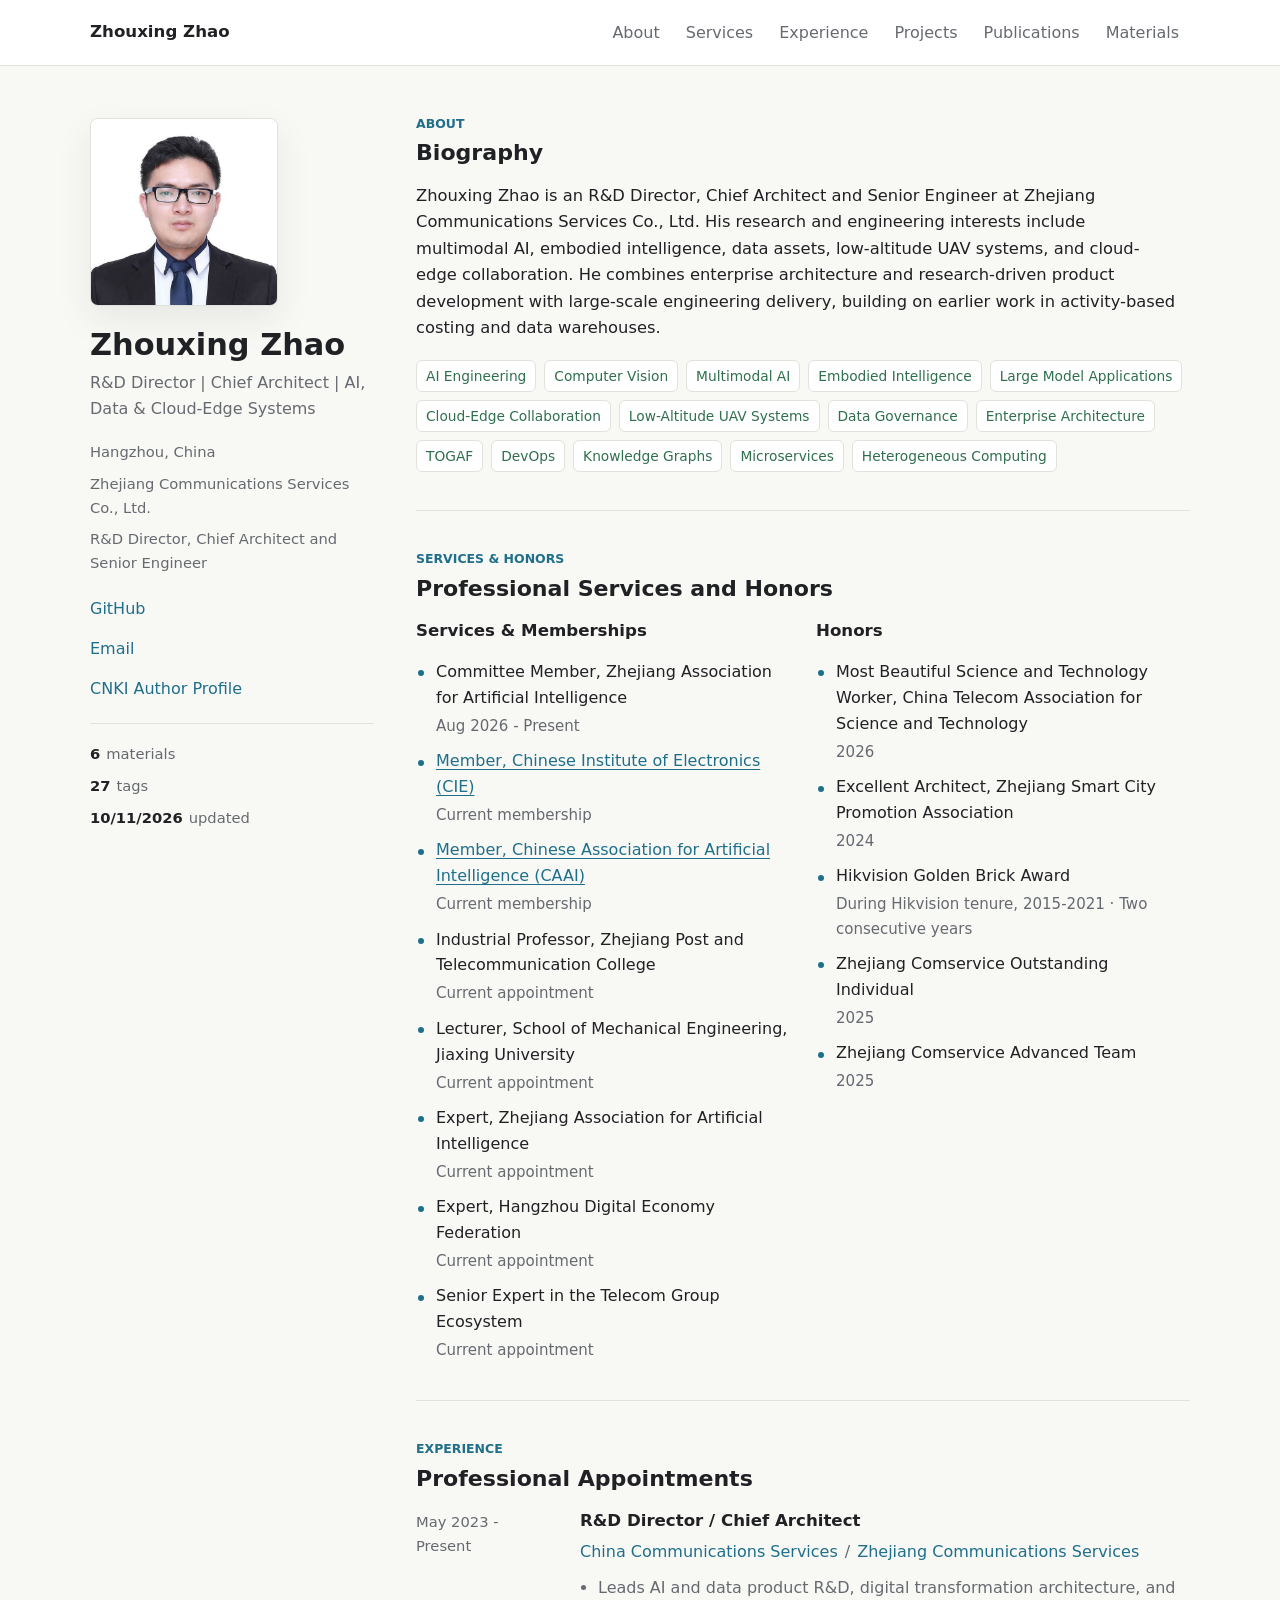
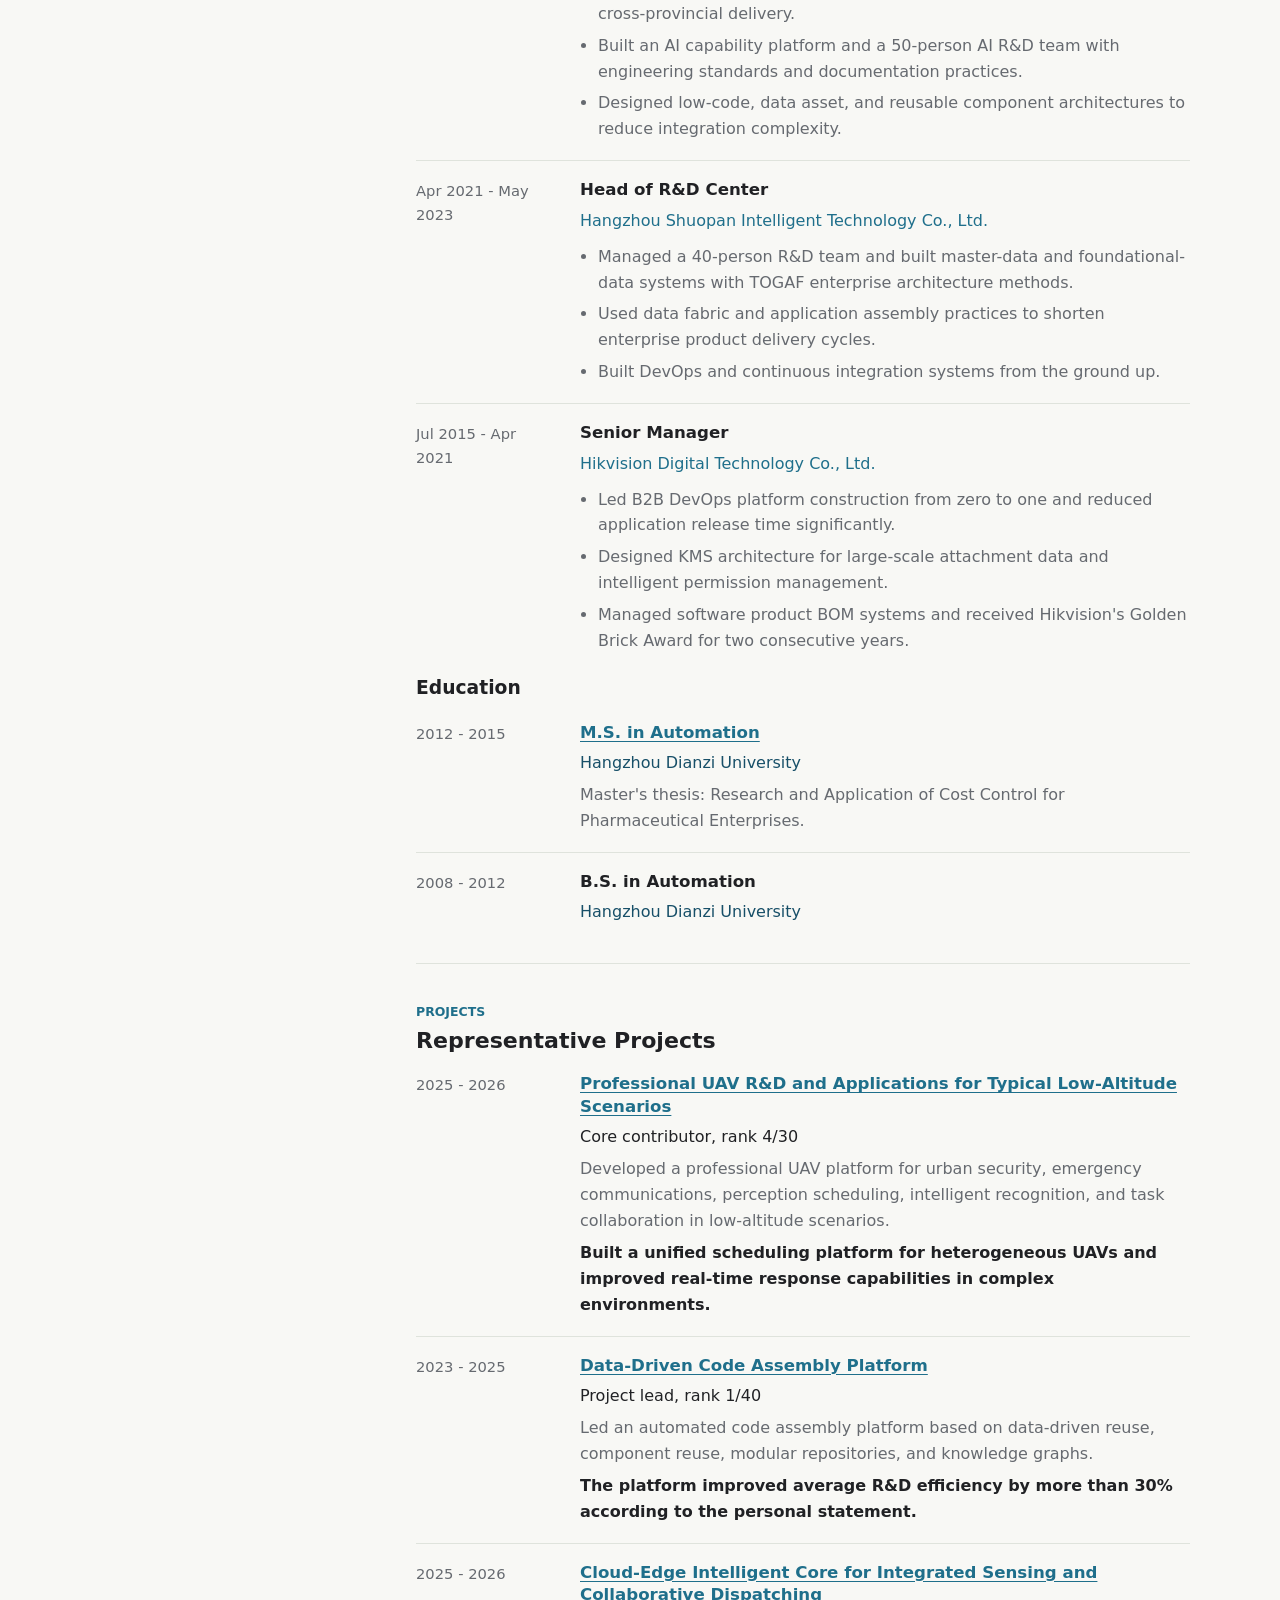
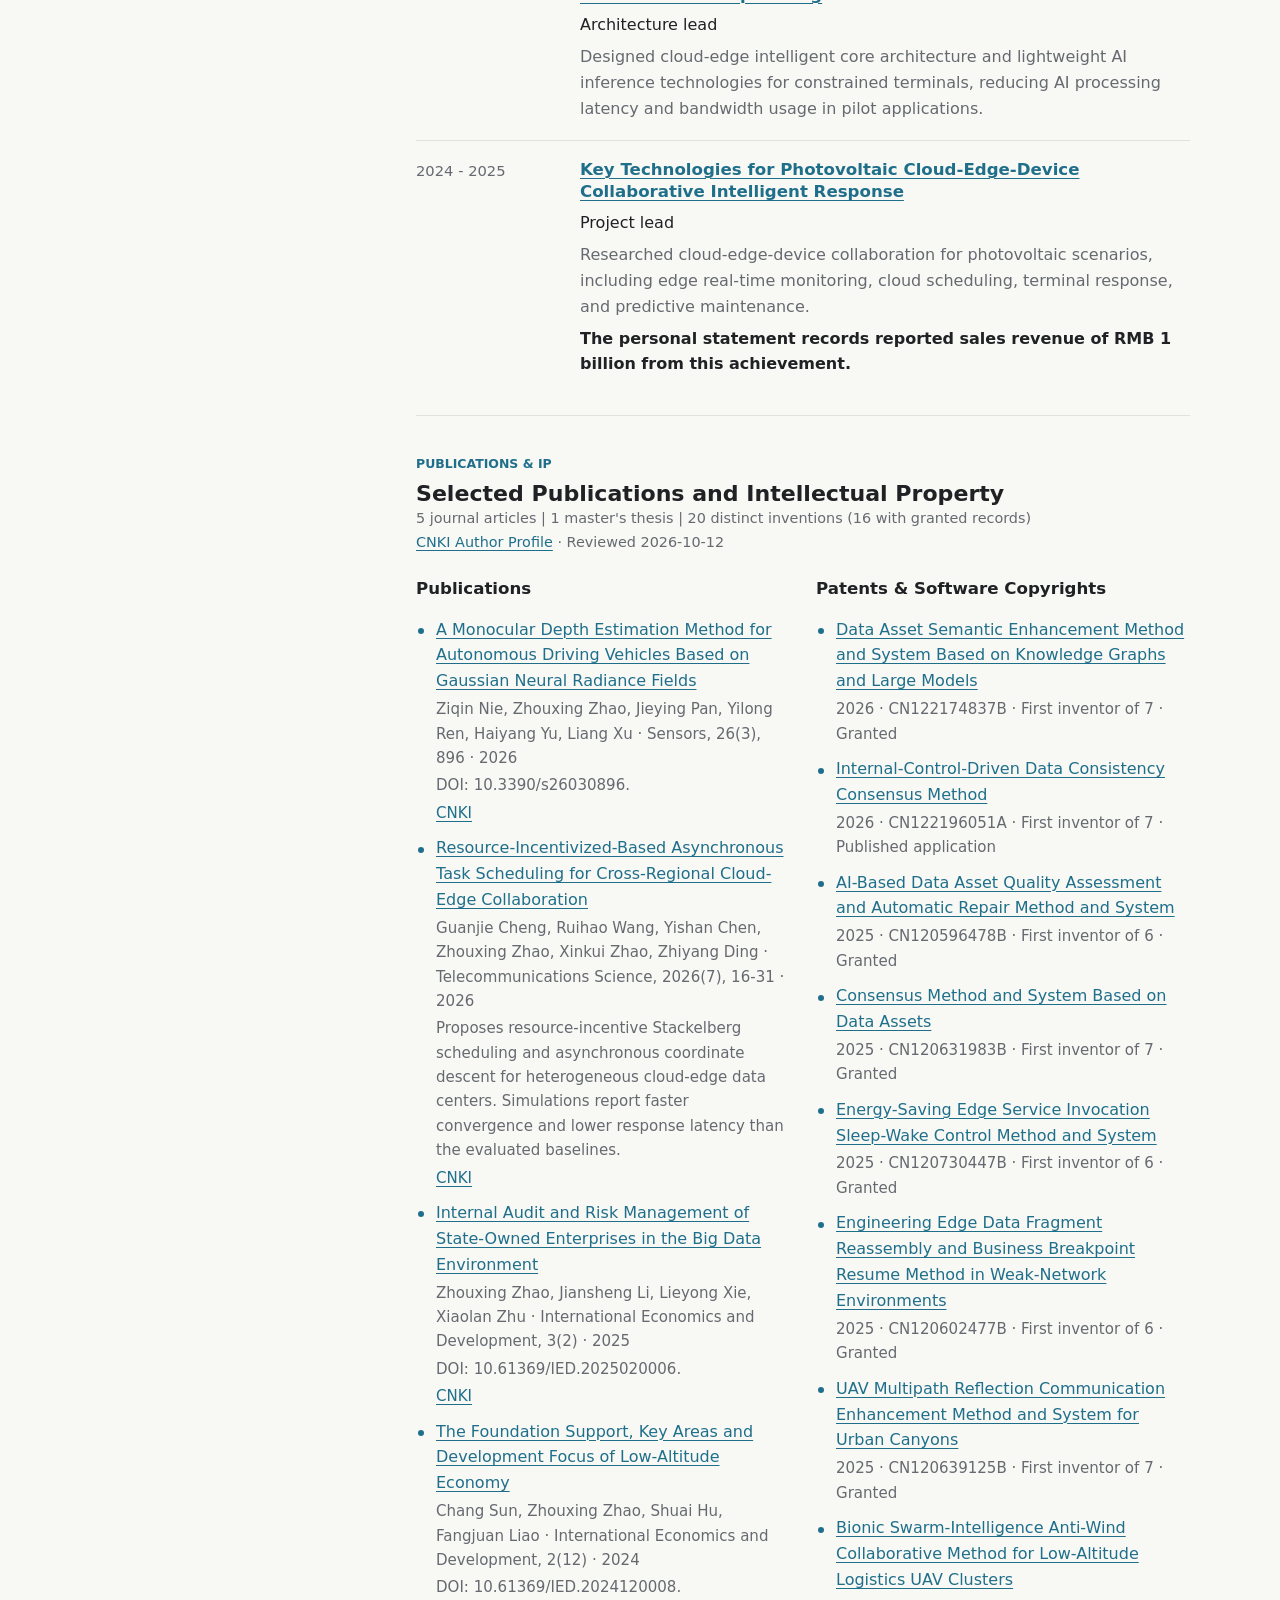
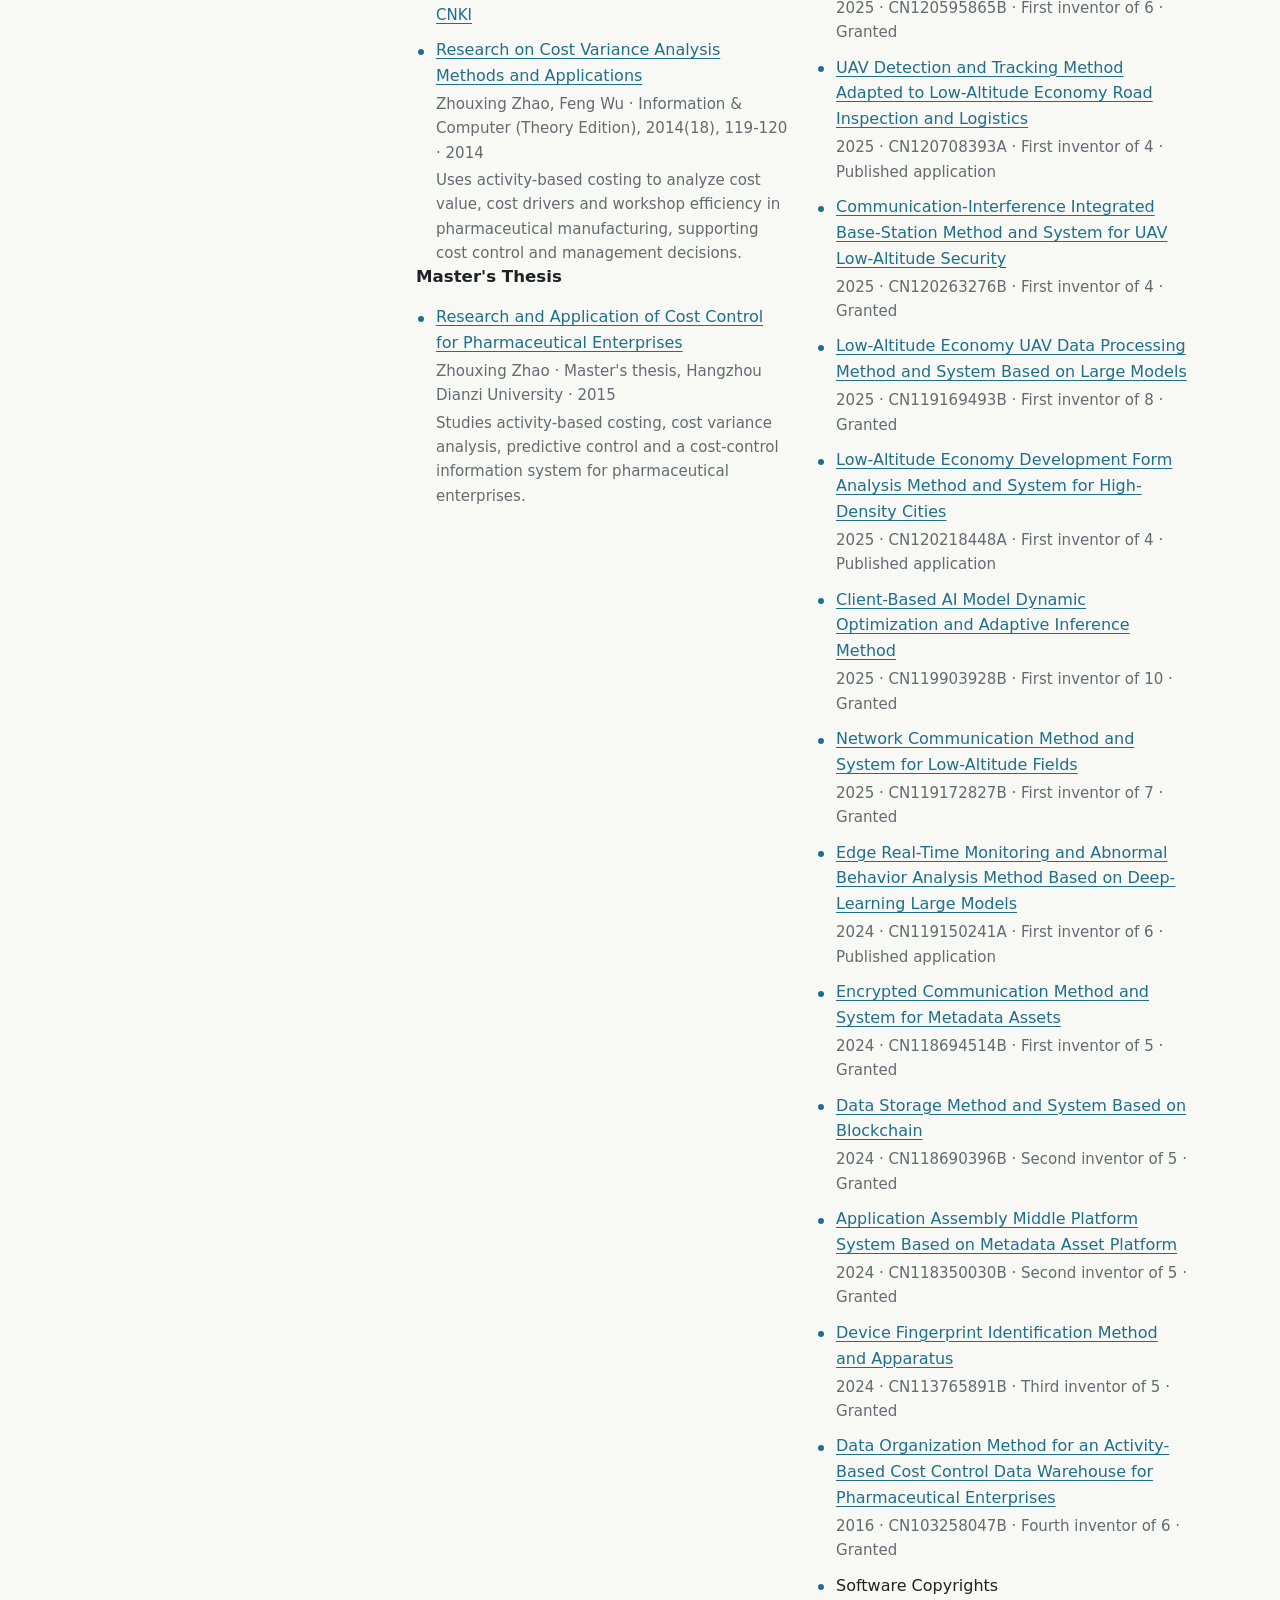
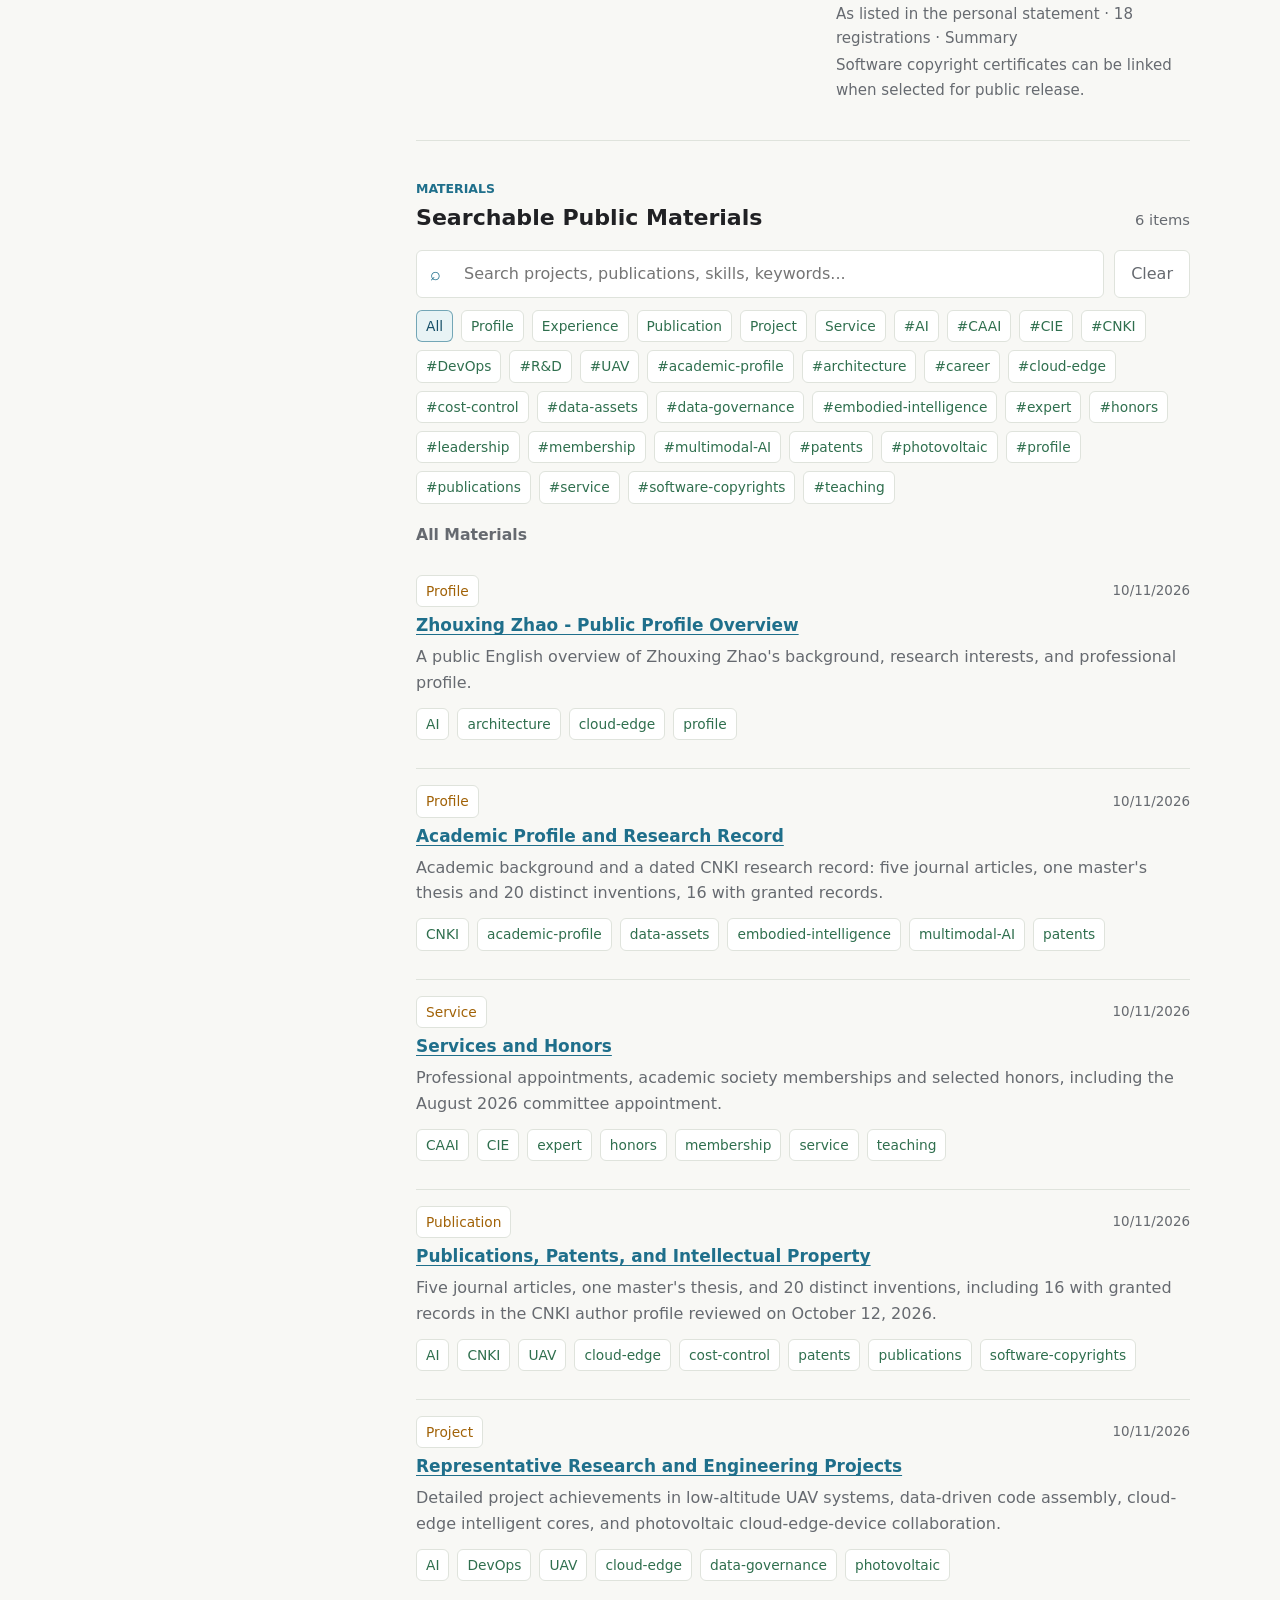
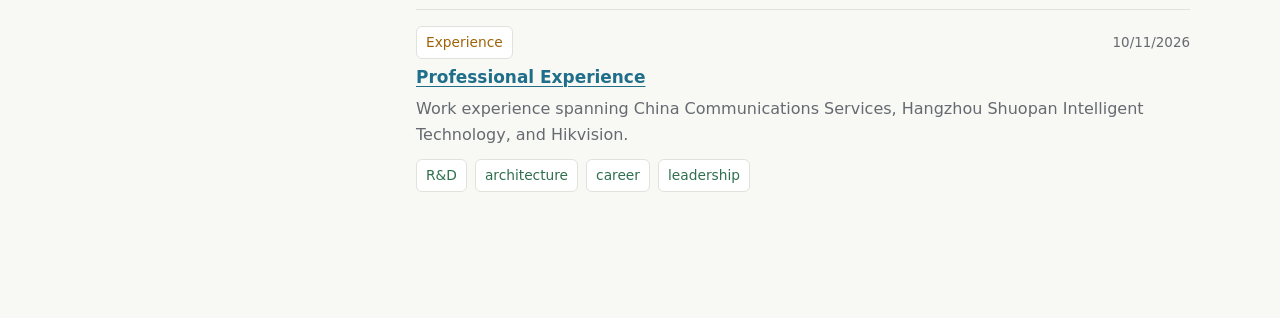
<file: index.html>
<!doctype html>
<html lang="en">
  <head>
    <meta charset="utf-8">
    <meta name="viewport" content="width=device-width, initial-scale=1">
    <meta name="description" content="Zhouxing Zhao's searchable personal homepage.">
    <title>Zhouxing Zhao | Personal Homepage</title>
    <link rel="icon" href="assets/avatar.svg" type="image/svg+xml">
    <link rel="stylesheet" href="assets/styles.css">
  </head>
  <body>
    <header class="site-header">
      <a class="site-title" href="#home" aria-label="Back to homepage">
        <span data-profile-name>Zhouxing Zhao</span>
      </a>
      <nav class="site-nav" aria-label="Page navigation">
        <a href="#about">About</a>
        <a href="#services">Services</a>
        <a href="#experience">Experience</a>
        <a href="#projects">Projects</a>
        <a href="#publications">Publications</a>
        <a href="#materials">Materials</a>
      </nav>
    </header>

    <main id="home" class="page-shell">
      <aside class="profile-card" aria-label="Profile">
        <img class="avatar" src="assets/profile.jpeg" alt="Zhouxing Zhao" data-avatar>
        <div class="identity">
          <h1 data-page-title>Zhouxing Zhao</h1>
          <p class="headline" data-profile-headline>R&D Director | Chief Architect</p>
        </div>
        <div class="profile-meta" data-profile-meta></div>
        <div class="contact-stack" data-contact-links></div>
        <div class="profile-stats" aria-label="Material statistics">
          <span><strong data-stat-docs>0</strong> materials</span>
          <span><strong data-stat-tags>0</strong> tags</span>
          <span><strong data-stat-updated>-</strong> updated</span>
        </div>
      </aside>

      <div class="content-column">
        <section id="about" class="section-block">
          <p class="section-kicker">About</p>
          <h2>Biography</h2>
          <p class="section-lede" data-profile-summary>
            This homepage presents public profile information, representative projects, publications, services, and searchable materials.
          </p>
          <div class="tag-cloud" data-skills></div>
        </section>

        <section id="services" class="section-block">
          <p class="section-kicker">Services & Honors</p>
          <h2>Professional Services and Honors</h2>
          <div class="two-column-list">
            <section>
              <h3>Services & Memberships</h3>
              <ul class="plain-list" data-services></ul>
            </section>
            <section>
              <h3>Honors</h3>
              <ul class="plain-list" data-honors></ul>
            </section>
          </div>
        </section>

        <section id="experience" class="section-block">
          <p class="section-kicker">Experience</p>
          <h2>Professional Appointments</h2>
          <div class="entry-list" data-experience></div>
          <h3>Education</h3>
          <div class="entry-list" data-education></div>
        </section>

        <section id="projects" class="section-block">
          <p class="section-kicker">Projects</p>
          <h2>Representative Projects</h2>
          <div class="entry-list" data-projects></div>
        </section>

        <section id="publications" class="section-block">
          <p class="section-kicker">Publications & IP</p>
          <h2>Selected Publications and Intellectual Property</h2>
          <p class="research-record" data-research-record></p>
          <div class="two-column-list">
            <section>
              <h3>Publications</h3>
              <ul class="plain-list" data-publications></ul>
              <h3>Master's Thesis</h3>
              <ul class="plain-list" data-theses></ul>
            </section>
            <section>
              <h3>Patents & Software Copyrights</h3>
              <ul class="plain-list" data-patents></ul>
            </section>
          </div>
        </section>

        <section id="materials" class="section-block">
          <div class="section-heading">
            <div>
              <p class="section-kicker">Materials</p>
              <h2>Searchable Public Materials</h2>
            </div>
            <span class="count-label" data-results-count>0 items</span>
          </div>

          <div class="search-panel">
            <label class="search-box">
              <span aria-hidden="true">⌕</span>
              <input data-search-input type="search" placeholder="Search projects, publications, skills, keywords..." autocomplete="off" aria-label="Search projects and materials">
            </label>
            <button class="text-button" type="button" data-reset-search>Clear</button>
          </div>

          <div class="filters" data-filters aria-label="Filter by tag or type"></div>
          <h3 class="results-title" data-results-title>All Materials</h3>
          <div class="result-list" data-results aria-live="polite"></div>
        </section>
      </div>
    </main>

    <template id="result-card-template">
      <article class="result-card">
        <div class="card-topline">
          <span class="type-pill" data-doc-type></span>
          <time data-doc-date></time>
        </div>
        <h3><a data-doc-link></a></h3>
        <p data-doc-summary></p>
        <div class="card-tags" data-doc-tags></div>
      </article>
    </template>

    <script src="assets/app.js" defer></script>
  </body>
</html>
</file>
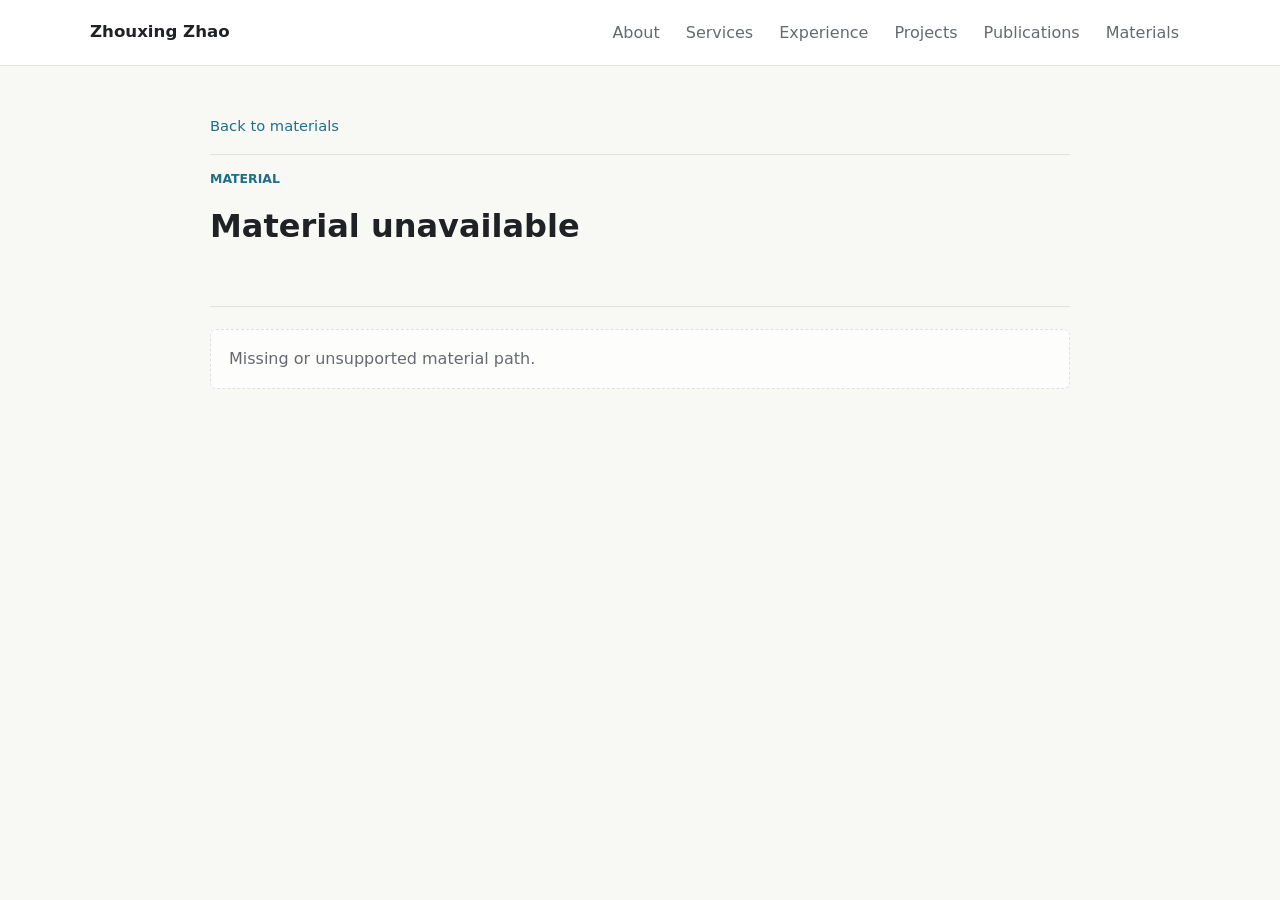
<file: material.html>
<!doctype html>
<html lang="en">
  <head>
    <meta charset="utf-8">
    <meta name="viewport" content="width=device-width, initial-scale=1">
    <meta name="description" content="Readable public material from Zhouxing Zhao's personal homepage.">
    <title>Material | Zhouxing Zhao</title>
    <link rel="icon" href="assets/avatar.svg" type="image/svg+xml">
    <link rel="stylesheet" href="assets/styles.css">
  </head>
  <body>
    <header class="site-header">
      <a class="site-title" href="index.html#home" aria-label="Back to homepage">Zhouxing Zhao</a>
      <nav class="site-nav" aria-label="Page navigation">
        <a href="index.html#about">About</a>
        <a href="index.html#services">Services</a>
        <a href="index.html#experience">Experience</a>
        <a href="index.html#projects">Projects</a>
        <a href="index.html#publications">Publications</a>
        <a href="index.html#materials">Materials</a>
      </nav>
    </header>

    <main class="reader-shell">
      <article class="reader-article">
        <div class="reader-topline">
          <a href="index.html#materials">Back to materials</a>
          <a data-source-link href="#" target="_blank" rel="noreferrer">Source file</a>
        </div>
        <p class="section-kicker" data-material-type>Material</p>
        <h1 data-material-title>Loading material...</h1>
        <p class="reader-summary" data-material-summary></p>
        <div class="card-tags" data-material-tags></div>
        <div class="reader-content" data-material-content>
          <div class="empty-state">Loading readable text...</div>
        </div>
      </article>
    </main>

    <script src="assets/material.js" defer></script>
  </body>
</html>
</file>
<file: assets/styles.css>
:root {
  color-scheme: light;
  --bg: #f8f8f5;
  --surface: #ffffff;
  --ink: #202124;
  --muted: #666a70;
  --soft: #f0f2ef;
  --line: #dfe3dc;
  --accent: #1f6f8b;
  --accent-dark: #174f68;
  --green: #2f6f4e;
  --amber: #a16207;
  --shadow: 0 14px 36px rgba(32, 33, 36, 0.08);
}

* {
  box-sizing: border-box;
}

html {
  scroll-behavior: smooth;
  scroll-padding-top: 88px;
}

body {
  margin: 0;
  min-width: 320px;
  background: var(--bg);
  color: var(--ink);
  font-family: ui-sans-serif, system-ui, -apple-system, BlinkMacSystemFont, "Segoe UI", sans-serif;
  line-height: 1.62;
}

a {
  color: var(--accent);
  text-decoration-thickness: 1px;
  text-underline-offset: 3px;
}

button,
input {
  font: inherit;
}

h1,
h2,
h3,
p {
  overflow-wrap: anywhere;
}

.site-header {
  position: sticky;
  top: 0;
  z-index: 20;
  display: flex;
  align-items: center;
  justify-content: space-between;
  gap: 24px;
  min-height: 66px;
  padding: 12px max(24px, calc((100vw - 1100px) / 2));
  border-bottom: 1px solid rgba(223, 227, 220, 0.92);
  background: rgba(255, 255, 255, 0.94);
  backdrop-filter: blur(14px);
}

.research-record {
  color: var(--muted);
  font-size: 0.9rem;
  margin: 0 0 24px;
}

.site-title {
  color: var(--ink);
  font-weight: 760;
  font-size: 1.04rem;
  text-decoration: none;
}

.site-nav {
  display: flex;
  align-items: center;
  justify-content: flex-end;
  flex-wrap: wrap;
  gap: 4px;
}

.site-nav a {
  display: inline-flex;
  align-items: center;
  min-height: 34px;
  padding: 6px 11px;
  border-radius: 6px;
  color: var(--muted);
  text-decoration: none;
}

.site-nav a:hover {
  background: var(--soft);
  color: var(--accent-dark);
}

.page-shell {
  display: grid;
  grid-template-columns: 284px minmax(0, 1fr);
  gap: 42px;
  width: min(1100px, calc(100% - 40px));
  margin: 0 auto;
  padding: 48px 0 72px;
}

.profile-card {
  position: sticky;
  top: 94px;
  align-self: start;
  padding: 4px 0;
}

.avatar {
  display: block;
  width: 188px;
  height: 188px;
  margin-bottom: 22px;
  border-radius: 8px;
  border: 1px solid var(--line);
  background: #111827;
  object-fit: cover;
  box-shadow: var(--shadow);
}

.identity h1 {
  margin: 0;
  color: var(--ink);
  font-size: 1.9rem;
  line-height: 1.12;
  letter-spacing: 0;
}

.headline {
  margin: 8px 0 0;
  color: var(--muted);
  font-size: 1rem;
}

.profile-meta,
.contact-stack,
.profile-stats {
  display: grid;
  gap: 8px;
  margin-top: 18px;
}

.profile-meta span,
.profile-stats span {
  display: inline-flex;
  align-items: baseline;
  gap: 6px;
  color: var(--muted);
  font-size: 0.92rem;
}

.profile-stats {
  padding-top: 18px;
  border-top: 1px solid var(--line);
}

.profile-stats strong {
  color: var(--ink);
  font-weight: 760;
}

.contact-stack a,
.link-list a {
  display: inline-flex;
  align-items: center;
  width: fit-content;
  min-height: 32px;
  color: var(--accent);
  text-decoration: none;
}

.contact-stack a:hover,
.link-list a:hover,
.result-card a:hover {
  color: var(--accent-dark);
  text-decoration: underline;
}

.content-column {
  display: grid;
  gap: 38px;
}

.section-block {
  padding-bottom: 38px;
  border-bottom: 1px solid var(--line);
}

.section-block:last-child {
  border-bottom: 0;
}

.section-kicker {
  margin: 0 0 5px;
  color: var(--accent);
  font-size: 0.78rem;
  font-weight: 800;
  letter-spacing: 0;
  text-transform: uppercase;
}

.section-block h2 {
  margin: 0;
  color: var(--ink);
  font-size: 1.38rem;
  line-height: 1.26;
  letter-spacing: 0;
}

.section-lede {
  max-width: 760px;
  margin: 16px 0 0;
  color: var(--ink);
  font-size: 1.02rem;
}

.section-heading {
  display: flex;
  align-items: end;
  justify-content: space-between;
  gap: 18px;
  margin-bottom: 16px;
}

.count-label {
  color: var(--muted);
  font-size: 0.92rem;
  white-space: nowrap;
}

.tag-cloud,
.filters,
.card-tags {
  display: flex;
  flex-wrap: wrap;
  gap: 8px;
}

.tag-cloud {
  margin-top: 18px;
}

.tag,
.filter-chip,
.type-pill {
  display: inline-flex;
  align-items: center;
  min-height: 28px;
  padding: 4px 9px;
  border: 1px solid var(--line);
  border-radius: 6px;
  background: var(--surface);
  color: var(--green);
  font-size: 0.86rem;
}

.timeline-list,
.plain-list,
.link-list {
  display: grid;
  gap: 10px;
  margin: 16px 0 0;
  padding: 0;
  list-style: none;
}

.timeline-list li,
.plain-list li {
  position: relative;
  padding-left: 20px;
  color: var(--ink);
}

.timeline-list li::before,
.plain-list li::before {
  position: absolute;
  top: 0.72em;
  left: 2px;
  width: 6px;
  height: 6px;
  border-radius: 50%;
  background: var(--accent);
  content: "";
}

.entry-list {
  display: grid;
  gap: 18px;
  margin-top: 18px;
}

.entry-item {
  display: grid;
  grid-template-columns: 142px minmax(0, 1fr);
  gap: 22px;
  padding-top: 18px;
  border-top: 1px solid var(--line);
}

.entry-item:first-child {
  padding-top: 0;
  border-top: 0;
}

.entry-period {
  color: var(--muted);
  font-size: 0.92rem;
}

.entry-body h3,
.two-column-list h3 {
  margin: 0 0 6px;
  color: var(--ink);
  font-size: 1.04rem;
  line-height: 1.35;
}

.entry-body p {
  margin: 6px 0 0;
  color: var(--muted);
}

.entry-outcome {
  color: var(--ink) !important;
  font-weight: 650;
}

.entry-body ul {
  display: grid;
  gap: 6px;
  margin: 10px 0 0;
  padding-left: 18px;
  color: var(--muted);
}

.entry-org {
  color: var(--accent-dark) !important;
}

.entry-org a {
  text-decoration: none;
}

.entry-org a:hover {
  text-decoration: underline;
}

.org-divider {
  margin: 0 7px;
  color: var(--muted);
}

.entry-role {
  color: var(--ink) !important;
}

.list-title,
.list-meta,
.list-summary {
  display: block;
}

.list-title {
  color: var(--ink);
}

.list-meta,
.list-summary {
  margin-top: 3px;
  color: var(--muted);
  font-size: 0.94rem;
}

.two-column-list {
  display: grid;
  grid-template-columns: repeat(2, minmax(0, 1fr));
  gap: 26px;
  margin-top: 18px;
}

.search-panel {
  display: grid;
  grid-template-columns: minmax(0, 1fr) auto;
  gap: 10px;
  align-items: center;
  margin: 18px 0 12px;
}

.search-box {
  display: grid;
  grid-template-columns: 32px minmax(0, 1fr);
  align-items: center;
  min-height: 48px;
  padding: 0 13px;
  border: 1px solid var(--line);
  border-radius: 6px;
  background: var(--surface);
}

.search-box:focus-within {
  border-color: rgba(31, 111, 139, 0.56);
  box-shadow: 0 0 0 3px rgba(31, 111, 139, 0.12);
}

.search-box span {
  color: var(--accent);
  font-size: 1.15rem;
}

.search-box input {
  min-width: 0;
  border: 0;
  outline: 0;
  background: transparent;
  color: var(--ink);
}

.text-button {
  min-height: 48px;
  padding: 0 16px;
  border: 1px solid var(--line);
  border-radius: 6px;
  background: var(--surface);
  color: var(--muted);
  cursor: pointer;
}

.text-button:hover,
.filter-chip:hover {
  border-color: rgba(31, 111, 139, 0.56);
  color: var(--accent-dark);
}

.filters {
  margin-bottom: 18px;
}

.filter-chip {
  cursor: pointer;
}

.filter-chip.is-active {
  border-color: rgba(31, 111, 139, 0.58);
  background: #e8f3f5;
  color: var(--accent-dark);
}

.filters[hidden] {
  display: none;
}

.results-title {
  margin: 18px 0 12px;
  color: var(--muted);
  font-size: 0.98rem;
  font-weight: 700;
}

.result-list {
  display: grid;
  gap: 12px;
}

.result-card {
  padding: 16px 0;
  border-top: 1px solid var(--line);
}

.result-card:first-child {
  border-top: 0;
}

.card-topline {
  display: flex;
  align-items: center;
  justify-content: space-between;
  gap: 12px;
  color: var(--muted);
  font-size: 0.84rem;
}

.type-pill {
  color: var(--amber);
}

.result-card h3 {
  margin: 7px 0 7px;
  font-size: 1.06rem;
  line-height: 1.35;
}

.result-card p {
  margin: 0 0 12px;
  color: var(--muted);
}

.empty-state {
  padding: 16px 18px;
  border: 1px dashed var(--line);
  border-radius: 6px;
  background: rgba(255, 255, 255, 0.7);
  color: var(--muted);
}

.reader-shell {
  width: min(860px, calc(100% - 40px));
  margin: 0 auto;
  padding: 48px 0 76px;
}

.reader-article {
  display: grid;
  gap: 14px;
}

.reader-topline {
  display: flex;
  justify-content: space-between;
  gap: 16px;
  border-bottom: 1px solid var(--line);
  padding-bottom: 16px;
  color: var(--muted);
  font-size: 0.92rem;
}

.reader-topline a {
  text-decoration: none;
}

.reader-topline a:hover {
  text-decoration: underline;
}

.reader-article h1 {
  margin: 0;
  color: var(--ink);
  font-size: 2rem;
  line-height: 1.18;
  letter-spacing: 0;
}

.reader-summary {
  margin: 0;
  color: var(--muted);
  font-size: 1rem;
}

.reader-content {
  display: grid;
  gap: 12px;
  margin-top: 18px;
  padding-top: 22px;
  border-top: 1px solid var(--line);
}

.reader-content h2,
.reader-content h3,
.reader-content h4 {
  margin: 18px 0 0;
  color: var(--ink);
  line-height: 1.32;
  letter-spacing: 0;
}

.reader-content h2 {
  font-size: 1.28rem;
}

.reader-content h3,
.reader-content h4 {
  font-size: 1.08rem;
}

.reader-content p {
  margin: 0;
  color: var(--ink);
}

.reader-content ul {
  margin: 0;
  padding-left: 22px;
  color: var(--ink);
}

.reader-content pre {
  overflow: auto;
  margin: 0;
  padding: 14px;
  border: 1px solid var(--line);
  border-radius: 6px;
  background: var(--surface);
}

mark {
  border-radius: 3px;
  background: #fde68a;
  color: var(--ink);
}

@media (max-width: 860px) {
  html {
    scroll-padding-top: 120px;
  }

  .site-header {
    align-items: flex-start;
    flex-direction: column;
    gap: 8px;
    padding: 12px 20px;
  }

  .site-nav {
    justify-content: flex-start;
  }

  .page-shell {
    grid-template-columns: 1fr;
    gap: 28px;
    width: min(100% - 32px, 680px);
    padding-top: 30px;
  }

  .profile-card {
    position: static;
    display: grid;
    grid-template-columns: 116px minmax(0, 1fr);
    gap: 18px;
    align-items: start;
  }

  .avatar {
    width: 116px;
    height: 116px;
    margin-bottom: 0;
  }

  .profile-meta,
  .contact-stack,
  .profile-stats {
    grid-column: 1 / -1;
  }
}

@media (max-width: 560px) {
  .site-nav a {
    min-height: 30px;
    padding: 5px 8px;
  }

  .page-shell {
    width: min(100% - 24px, 680px);
  }

  .profile-card {
    grid-template-columns: 84px minmax(0, 1fr);
  }

  .avatar {
    width: 84px;
    height: 84px;
  }

  .identity h1 {
    font-size: 1.55rem;
  }

  .search-panel,
  .section-heading,
  .entry-item,
  .two-column-list,
  .card-topline {
    align-items: stretch;
    grid-template-columns: 1fr;
    flex-direction: column;
  }

  .text-button {
    width: 100%;
  }

  .reader-shell {
    width: min(100% - 24px, 680px);
    padding-top: 30px;
  }

  .reader-topline {
    flex-direction: column;
  }

  .reader-article h1 {
    font-size: 1.55rem;
  }
}
</file>
